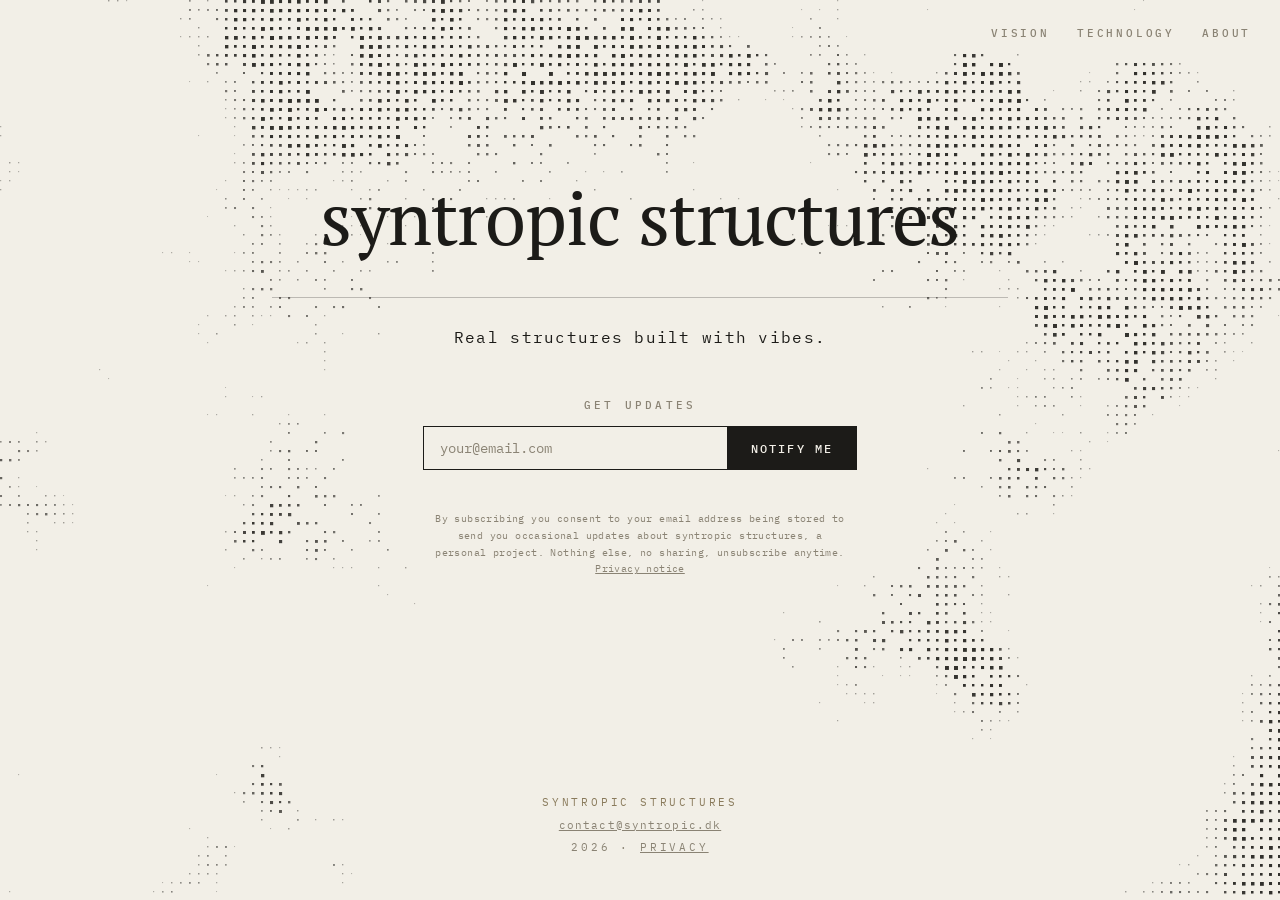
<file: index.html>
<!DOCTYPE html>
<html lang="en">
<head>
<meta charset="UTF-8">
<meta name="viewport" content="width=device-width, initial-scale=1.0">
<title>syntropic structures</title>
<meta name="description" content="Real structures built with vibes.">
<link rel="stylesheet" href="site.css">
</head>
<body class="home">
<canvas id="dots"></canvas>
<nav class="topnav">
<a href="vision.html">Vision</a>
<a href="technology.html">Technology</a>
<a href="about.html">About</a>
</nav>
<main>
<h1>syntropic structures</h1>
<div class="rule"></div>
<p class="subtitle">Real structures built with vibes.</p>
<div class="signup">
<p class="signup-label">Get updates</p>
<form id="signup-form" novalidate>
<input type="email" id="email" name="email" placeholder="your@email.com" autocomplete="email" required>
<button type="submit">Notify me</button>
</form>
<p class="note" id="note"></p>
<p class="consent">By subscribing you consent to your email address being stored to send you occasional updates about syntropic structures, a personal project. Nothing else, no sharing, unsubscribe anytime. <a href="privacy.html">Privacy notice</a></p>
</div>
</main>
<footer>
<span class="brand">syntropic structures</span><br>
<a class="contact" href="mailto:contact@syntropic.dk">contact@syntropic.dk</a><br>
2026 &middot; <a href="privacy.html">privacy</a>
</footer>
<script src="site.js"></script>
</body>
</html>
</file>
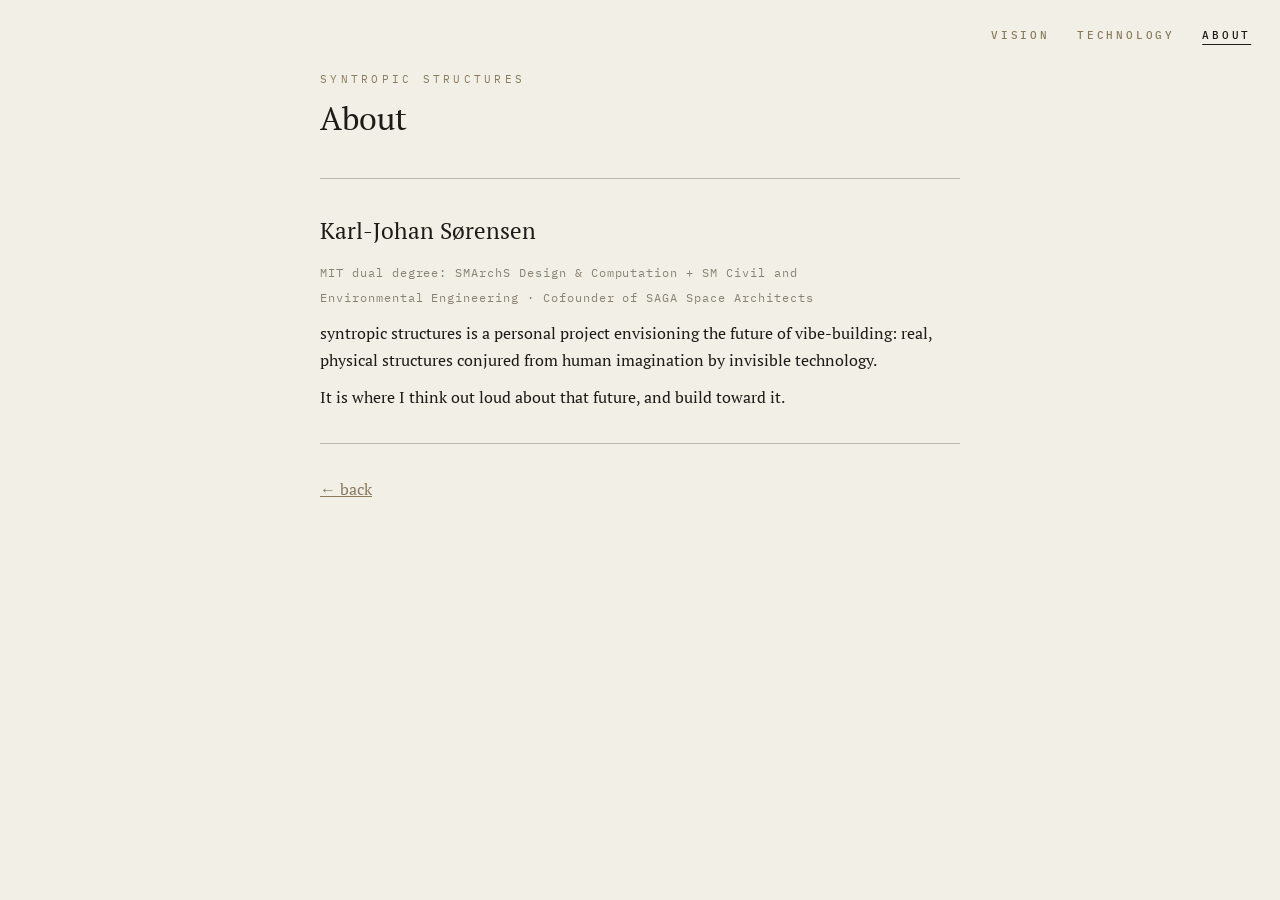
<file: about.html>
<!DOCTYPE html>
<html lang="en">
<head>
<meta charset="UTF-8">
<meta name="viewport" content="width=device-width, initial-scale=1.0">
<title>about &middot; syntropic structures</title>
<link rel="stylesheet" href="site.css">
</head>
<body class="page">
<nav class="topnav">
<a href="vision.html">Vision</a>
<a href="technology.html">Technology</a>
<a href="about.html" class="active">About</a>
</nav>
<main>
<span class="label">syntropic structures</span>
<h1>About</h1>
<hr>
<p class="name">Karl-Johan S&oslash;rensen</p>
<p class="byline">MIT dual degree: SMArchS Design &amp; Computation + SM Civil and Environmental Engineering &middot; Cofounder of SAGA Space Architects</p>
<p>syntropic structures is a personal project envisioning the future of vibe-building: real, physical structures conjured from human imagination by invisible technology.</p>
<p>It is where I think out loud about that future, and build toward it.</p>
<hr>
<p><a href="/">&larr; back</a></p>
</main>
</body>
</html>
</file>
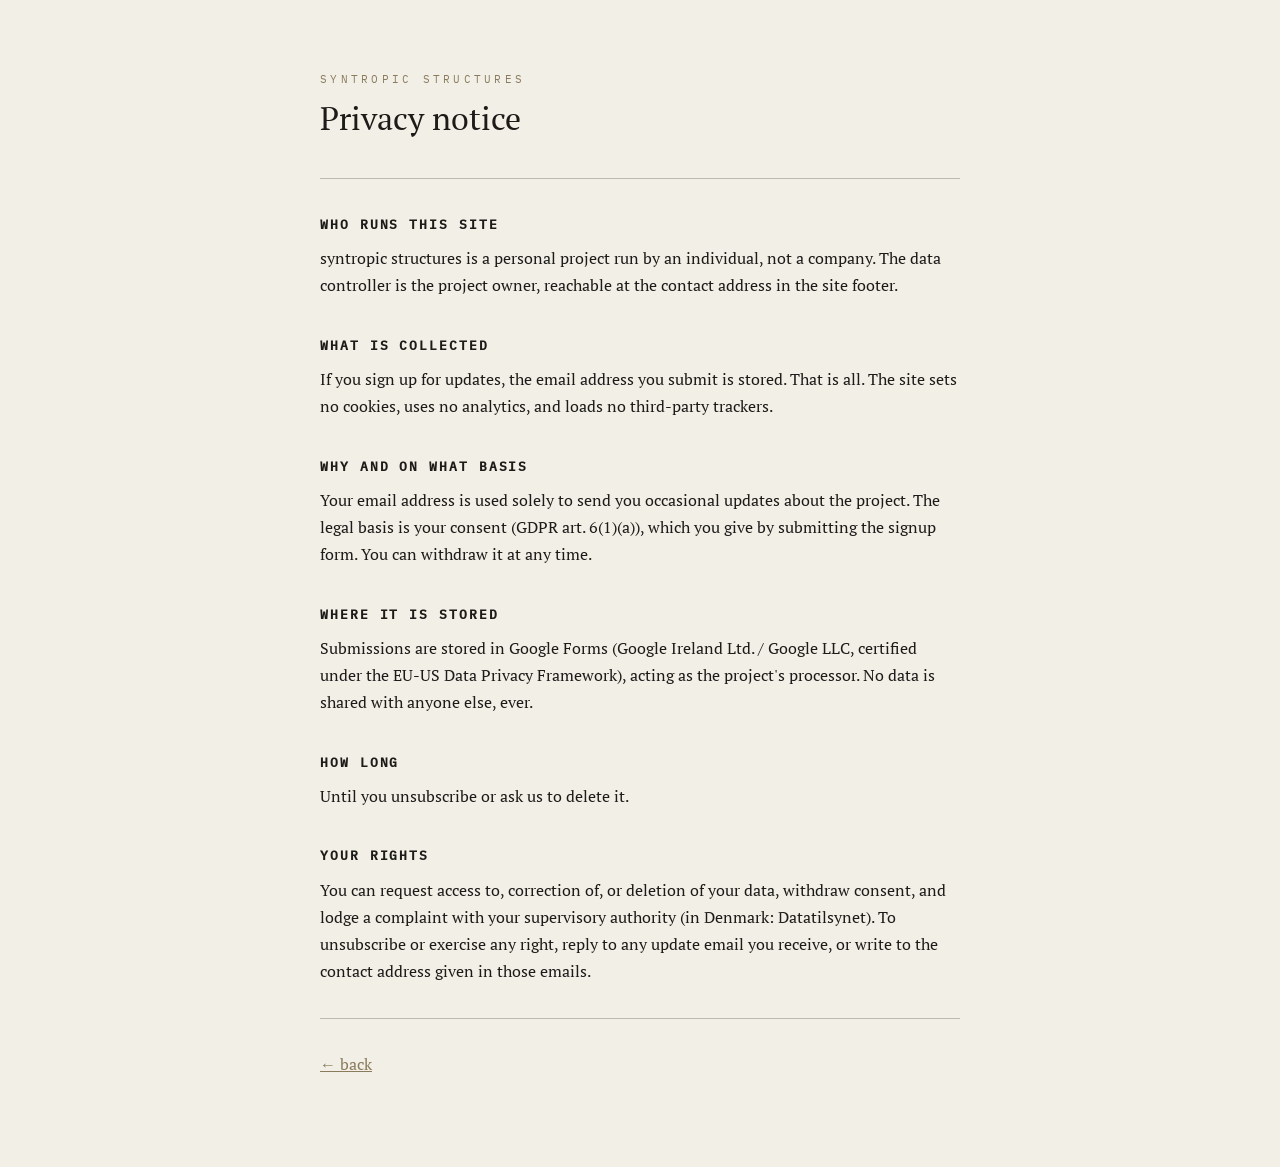
<file: privacy.html>
<!DOCTYPE html>
<html lang="en">
<head>
<meta charset="UTF-8">
<meta name="viewport" content="width=device-width, initial-scale=1.0">
<title>privacy &middot; syntropic structures</title>
<meta name="robots" content="noindex">
<link rel="stylesheet" href="site.css">
</head>
<body class="page">
<main>
<span class="label">syntropic structures</span>
<h1>Privacy notice</h1>
<hr>
<h2>Who runs this site</h2>
<p>syntropic structures is a personal project run by an individual, not a company. The data controller is the project owner, reachable at the contact address in the site footer.</p>
<h2>What is collected</h2>
<p>If you sign up for updates, the email address you submit is stored. That is all. The site sets no cookies, uses no analytics, and loads no third-party trackers.</p>
<h2>Why and on what basis</h2>
<p>Your email address is used solely to send you occasional updates about the project. The legal basis is your consent (GDPR art. 6(1)(a)), which you give by submitting the signup form. You can withdraw it at any time.</p>
<h2>Where it is stored</h2>
<p>Submissions are stored in Google Forms (Google Ireland Ltd. / Google LLC, certified under the EU-US Data Privacy Framework), acting as the project's processor. No data is shared with anyone else, ever.</p>
<h2>How long</h2>
<p>Until you unsubscribe or ask us to delete it.</p>
<h2>Your rights</h2>
<p>You can request access to, correction of, or deletion of your data, withdraw consent, and lodge a complaint with your supervisory authority (in Denmark: Datatilsynet). To unsubscribe or exercise any right, reply to any update email you receive, or write to the contact address given in those emails.</p>
<hr>
<p><a href="/">&larr; back</a></p>
</main>
</body>
</html>
</file>
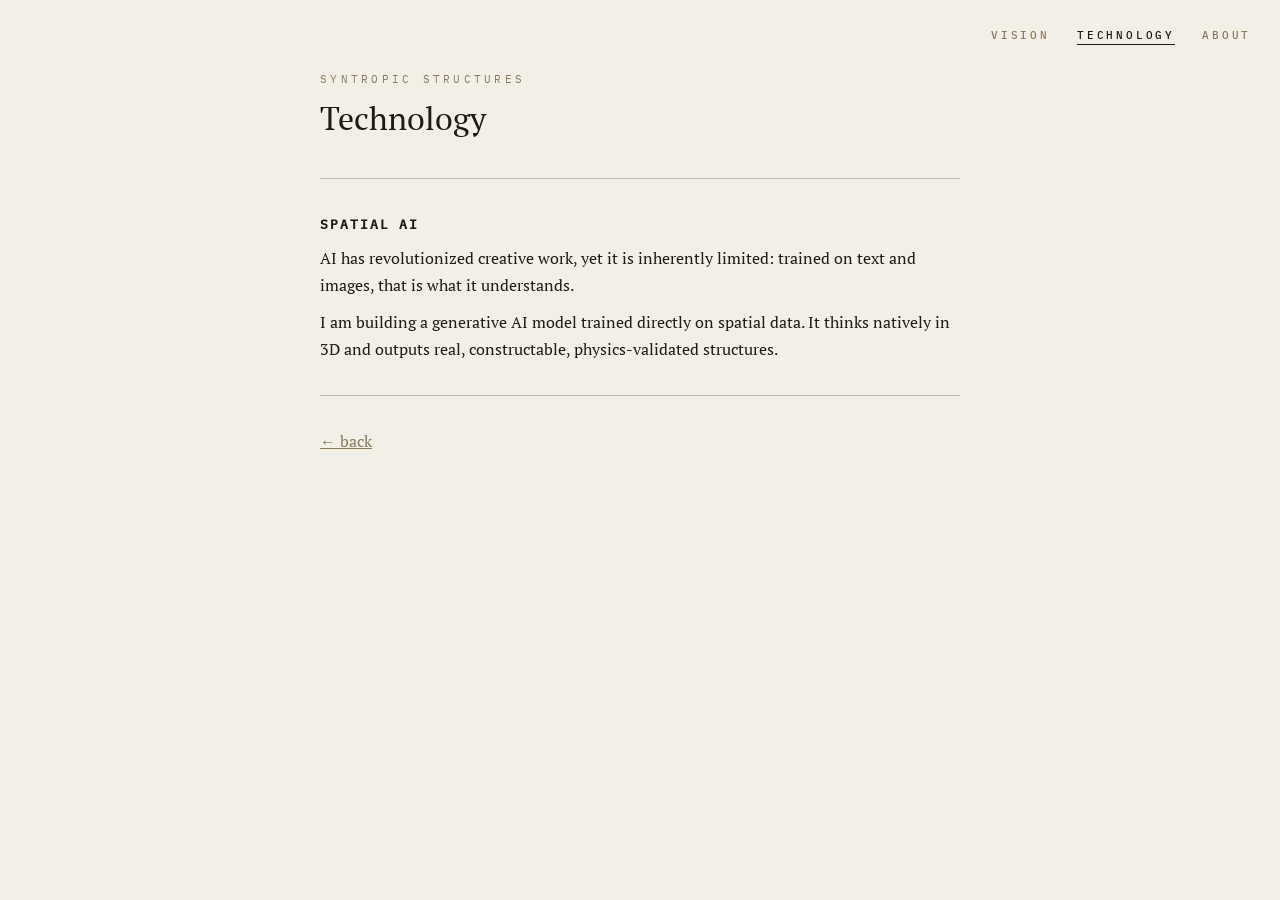
<file: technology.html>
<!DOCTYPE html>
<html lang="en">
<head>
<meta charset="UTF-8">
<meta name="viewport" content="width=device-width, initial-scale=1.0">
<title>technology &middot; syntropic structures</title>
<link rel="stylesheet" href="site.css">
</head>
<body class="page">
<nav class="topnav">
<a href="vision.html">Vision</a>
<a href="technology.html" class="active">Technology</a>
<a href="about.html">About</a>
</nav>
<main>
<span class="label">syntropic structures</span>
<h1>Technology</h1>
<hr>
<h2>Spatial AI</h2>
<p>AI has revolutionized creative work, yet it is inherently limited: trained on text and images, that is what it understands.</p>
<p>I am building a generative AI model trained directly on spatial data. It thinks natively in 3D and outputs real, constructable, physics-validated structures.</p>
<hr>
<p><a href="/">&larr; back</a></p>
</main>
</body>
</html>
</file>
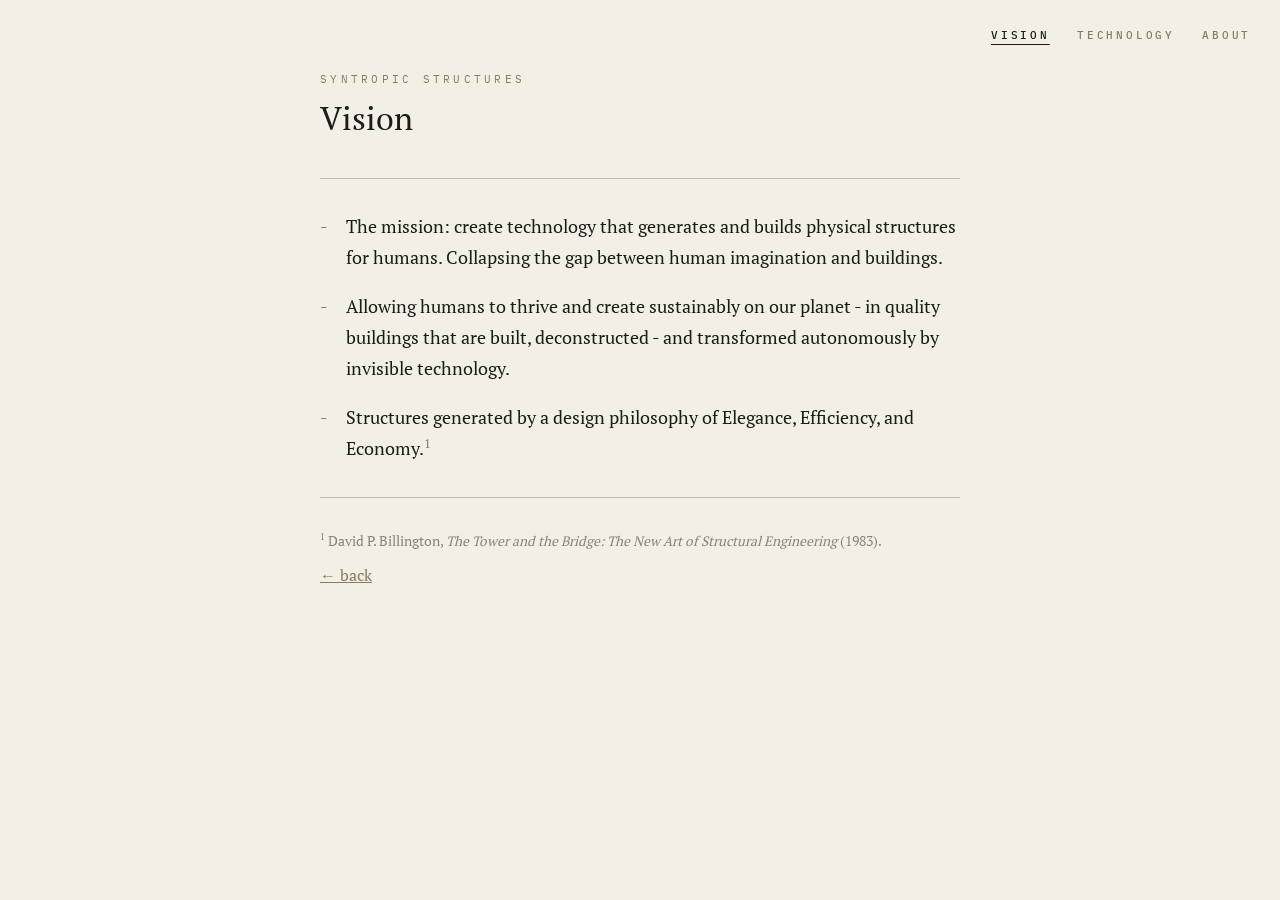
<file: vision.html>
<!DOCTYPE html>
<html lang="en">
<head>
<meta charset="UTF-8">
<meta name="viewport" content="width=device-width, initial-scale=1.0">
<title>vision &middot; syntropic structures</title>
<link rel="stylesheet" href="site.css">
</head>
<body class="page">
<nav class="topnav">
<a href="vision.html" class="active">Vision</a>
<a href="technology.html">Technology</a>
<a href="about.html">About</a>
</nav>
<main>
<span class="label">syntropic structures</span>
<h1>Vision</h1>
<hr>
<ul class="points">
<li>The mission: create technology that generates and builds physical structures for humans. Collapsing the gap between human imagination and buildings.</li>
<li>Allowing humans to thrive and create sustainably on our planet - in quality buildings that are built, deconstructed - and transformed autonomously by invisible technology.</li>
<li>Structures generated by a design philosophy of Elegance, Efficiency, and Economy.<sup>1</sup></li>
</ul>
<hr>
<p class="footnote"><sup>1</sup>&nbsp;David P. Billington, <em>The Tower and the Bridge: The New Art of Structural Engineering</em> (1983).</p>
<p><a href="/">&larr; back</a></p>
</main>
</body>
</html>
</file>
<file: site.css>
/* syntropic structures: shared stylesheet.
Scopes: body.home (landing page), body.page (subpages). */

/* -- fonts (self-hosted on purpose: EU/GDPR) -- */
@font-face {
font-family: "PT Serif";
font-style: normal;
font-weight: 400;
font-display: swap;
src: url("ptserif-400.woff2") format("woff2");
}
@font-face {
font-family: "IBM Plex Mono";
font-style: normal;
font-weight: 400;
font-display: swap;
src: url("plexmono-400.woff2") format("woff2");
}
@font-face {
font-family: "IBM Plex Mono";
font-style: normal;
font-weight: 500;
font-display: swap;
src: url("plexmono-500.woff2") format("woff2");
}

/* -- palette -- */
:root {
--bg: #F2EFE7;
--ink: #1C1B18;
--muted: #8A8374;
--accent: #8A7B5C;
--rule: rgba(28, 27, 24, 0.25);
}

/* -- base -- */
html, body { margin: 0; padding: 0; }
body {
background: var(--bg);
color: var(--ink);
font-family: "PT Serif", serif;
}

/* -- top-right nav (floating links, no bar) -- */
.topnav {
position: fixed;
top: 1.6rem;
right: 1.8rem;
z-index: 2;
display: flex;
gap: 1.7rem;
font-family: "IBM Plex Mono", monospace;
font-size: 0.7rem;
font-weight: 500;
letter-spacing: 0.25em;
text-transform: uppercase;
}
.topnav a { color: var(--muted); text-decoration: none; }
.topnav a:hover { color: var(--ink); text-decoration: underline; text-underline-offset: 5px; }
.topnav a.active { color: var(--ink); text-decoration: underline; text-underline-offset: 5px; }

/* ============ landing page ============ */
body.home {
min-height: 100vh;
display: flex;
flex-direction: column;
box-sizing: border-box;
}
#dots {
position: fixed;
inset: 0;
width: 100vw;
height: 100vh;
z-index: 0;
pointer-events: none;
}
body.home main, body.home footer { position: relative; z-index: 1; }
body.home main {
flex: 1;
display: flex;
flex-direction: column;
align-items: center;
justify-content: center;
text-align: center;
padding: 3rem 1.5rem;
}
body.home h1 {
font-size: clamp(2.6rem, 7vw, 4.6rem);
font-weight: 400;
line-height: 1.1;
margin: 0;
letter-spacing: -0.01em;
}
.rule {
width: min(46rem, 82vw);
height: 1px;
background: var(--rule);
margin: 2.4rem 0 1.8rem;
}
.subtitle {
font-family: "IBM Plex Mono", monospace;
font-size: clamp(0.85rem, 1.6vw, 1rem);
letter-spacing: 0.08em;
margin: 0;
}
.signup {
margin-top: 3.2rem;
display: flex;
flex-direction: column;
align-items: center;
gap: 0.9rem;
}
.signup-label {
font-family: "IBM Plex Mono", monospace;
font-size: 0.68rem;
font-weight: 500;
letter-spacing: 0.3em;
text-transform: uppercase;
color: var(--muted);
margin: 0;
}
.signup form {
display: flex;
gap: 0;
}
.signup input {
font-family: "IBM Plex Mono", monospace;
font-size: 0.85rem;
padding: 0.75rem 1rem;
width: min(19rem, 60vw);
border: 1px solid var(--ink);
border-right: none;
background: rgba(242, 239, 231, 0.85);
color: var(--ink);
outline: none;
border-radius: 0;
box-sizing: border-box;
}
.signup input::placeholder { color: var(--muted); }
.signup button {
font-family: "IBM Plex Mono", monospace;
font-size: 0.75rem;
font-weight: 500;
letter-spacing: 0.18em;
text-transform: uppercase;
padding: 0.75rem 1.4rem;
border: 1px solid var(--ink);
background: var(--ink);
color: var(--bg);
cursor: pointer;
border-radius: 0;
white-space: nowrap;
}
.signup button:hover { background: #3a382f; }
.signup .note {
font-family: "IBM Plex Mono", monospace;
font-size: 0.72rem;
letter-spacing: 0.08em;
color: var(--accent);
min-height: 1em;
margin: 0;
}
.signup .consent {
font-family: "IBM Plex Mono", monospace;
font-size: 0.62rem;
letter-spacing: 0.04em;
color: var(--muted);
max-width: 26rem;
line-height: 1.7;
margin: 0;
}
.signup .consent a { color: var(--muted); }
body.home footer {
text-align: center;
padding: 2.2rem 1.5rem 2.6rem;
font-family: "IBM Plex Mono", monospace;
font-size: 0.7rem;
letter-spacing: 0.25em;
text-transform: uppercase;
color: var(--muted);
line-height: 2;
}
body.home footer .brand { color: var(--accent); }
body.home footer a { color: inherit; }
body.home footer a.contact { text-transform: none; letter-spacing: 0.1em; }

/* ============ subpages ============ */
body.page { line-height: 1.7; }
body.page main {
max-width: 40rem;
margin: 0 auto;
padding: 4rem 1.5rem 5rem;
}
body.page h1 {
font-size: 2rem;
font-weight: 400;
margin: 0 0 0.4rem;
}
.label {
font-family: "IBM Plex Mono", monospace;
font-size: 0.68rem;
letter-spacing: 0.3em;
text-transform: uppercase;
color: var(--accent);
}
body.page hr { border: none; border-top: 1px solid var(--rule); margin: 2rem 0; }
body.page h2 {
font-family: "IBM Plex Mono", monospace;
font-size: 0.8rem;
letter-spacing: 0.15em;
text-transform: uppercase;
margin: 2.2rem 0 0.6rem;
}
body.page p { margin: 0.6rem 0; }
body.page a { color: var(--accent); }
body.page sup { font-size: 0.68em; line-height: 0; color: var(--accent); }
.footnote {
font-size: 0.85rem;
color: var(--muted);
margin: 0 0 2.4rem;
}

/* vision: point list */
ul.points {
list-style: none;
margin: 0;
padding: 0;
font-size: 1.15rem;
}
ul.points li {
margin: 1.1rem 0;
padding-left: 1.6rem;
position: relative;
}
ul.points li::before {
content: "-";
position: absolute;
left: 0;
color: var(--accent);
}

/* about: name + byline */
.name {
font-size: 1.45rem;
margin: 0 0 0.8rem;
}
.byline {
font-family: "IBM Plex Mono", monospace;
font-size: 0.75rem;
letter-spacing: 0.08em;
line-height: 2.1;
color: var(--muted);
margin: 0;
max-width: 36rem;
}
</file>
